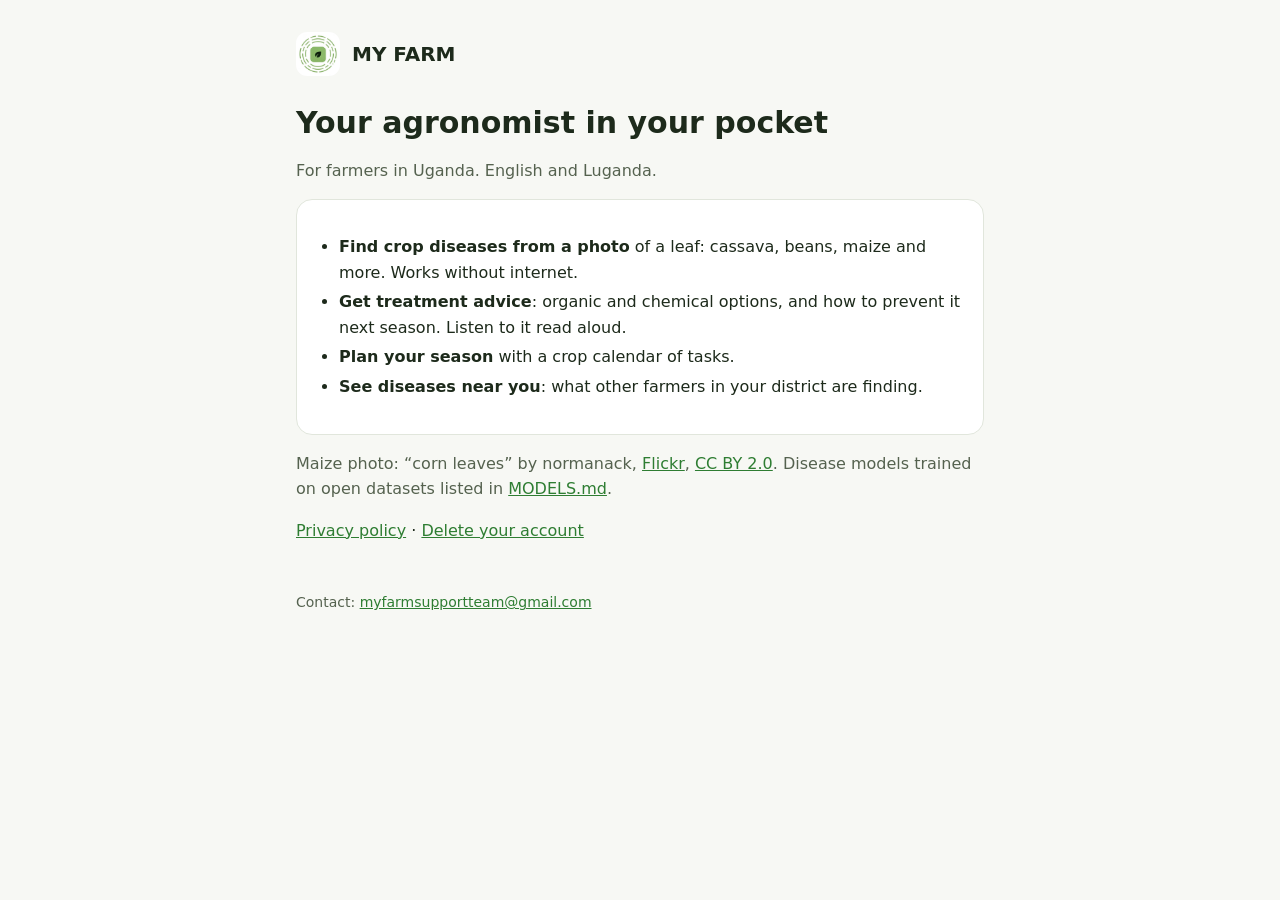
<file: docs/index.html>
<!doctype html>
<html lang="en">
<head>
<meta charset="utf-8">
<meta name="viewport" content="width=device-width, initial-scale=1">
<title>MY FARM</title>
<meta name="description" content="Find crop diseases from a photo, offline, and plan your season. For farmers in Uganda.">
<link rel="stylesheet" href="style.css">
</head>
<body>
<main>
<header><img src="icon.png" alt=""><a href="index.html">MY FARM</a></header>

<h1>Your agronomist in your pocket</h1>
<p class="dim">For farmers in Uganda. English and Luganda.</p>

<div class="card">
<ul>
  <li><strong>Find crop diseases from a photo</strong> of a leaf: cassava,
    beans, maize and more. Works without internet.</li>
  <li><strong>Get treatment advice</strong>: organic and chemical options, and
    how to prevent it next season. Listen to it read aloud.</li>
  <li><strong>Plan your season</strong> with a crop calendar of tasks.</li>
  <li><strong>See diseases near you</strong>: what other farmers in your
    district are finding.</li>
</ul>
</div>

<p class="dim">Maize photo: &ldquo;corn leaves&rdquo; by normanack,
<a href="https://www.flickr.com/photos/29278394@N00/2637276624">Flickr</a>,
<a href="https://creativecommons.org/licenses/by/2.0/">CC BY 2.0</a>.
Disease models trained on open datasets listed in
<a href="https://github.com/solexb166/myfarm/blob/main/ml/MODELS.md">MODELS.md</a>.</p>

<p><a href="privacy.html">Privacy policy</a> &middot;
<a href="delete-account.html">Delete your account</a></p>

<footer>Contact: <a href="mailto:myfarmsupportteam@gmail.com">myfarmsupportteam@gmail.com</a></footer>
</main>
</body>
</html>
</file>
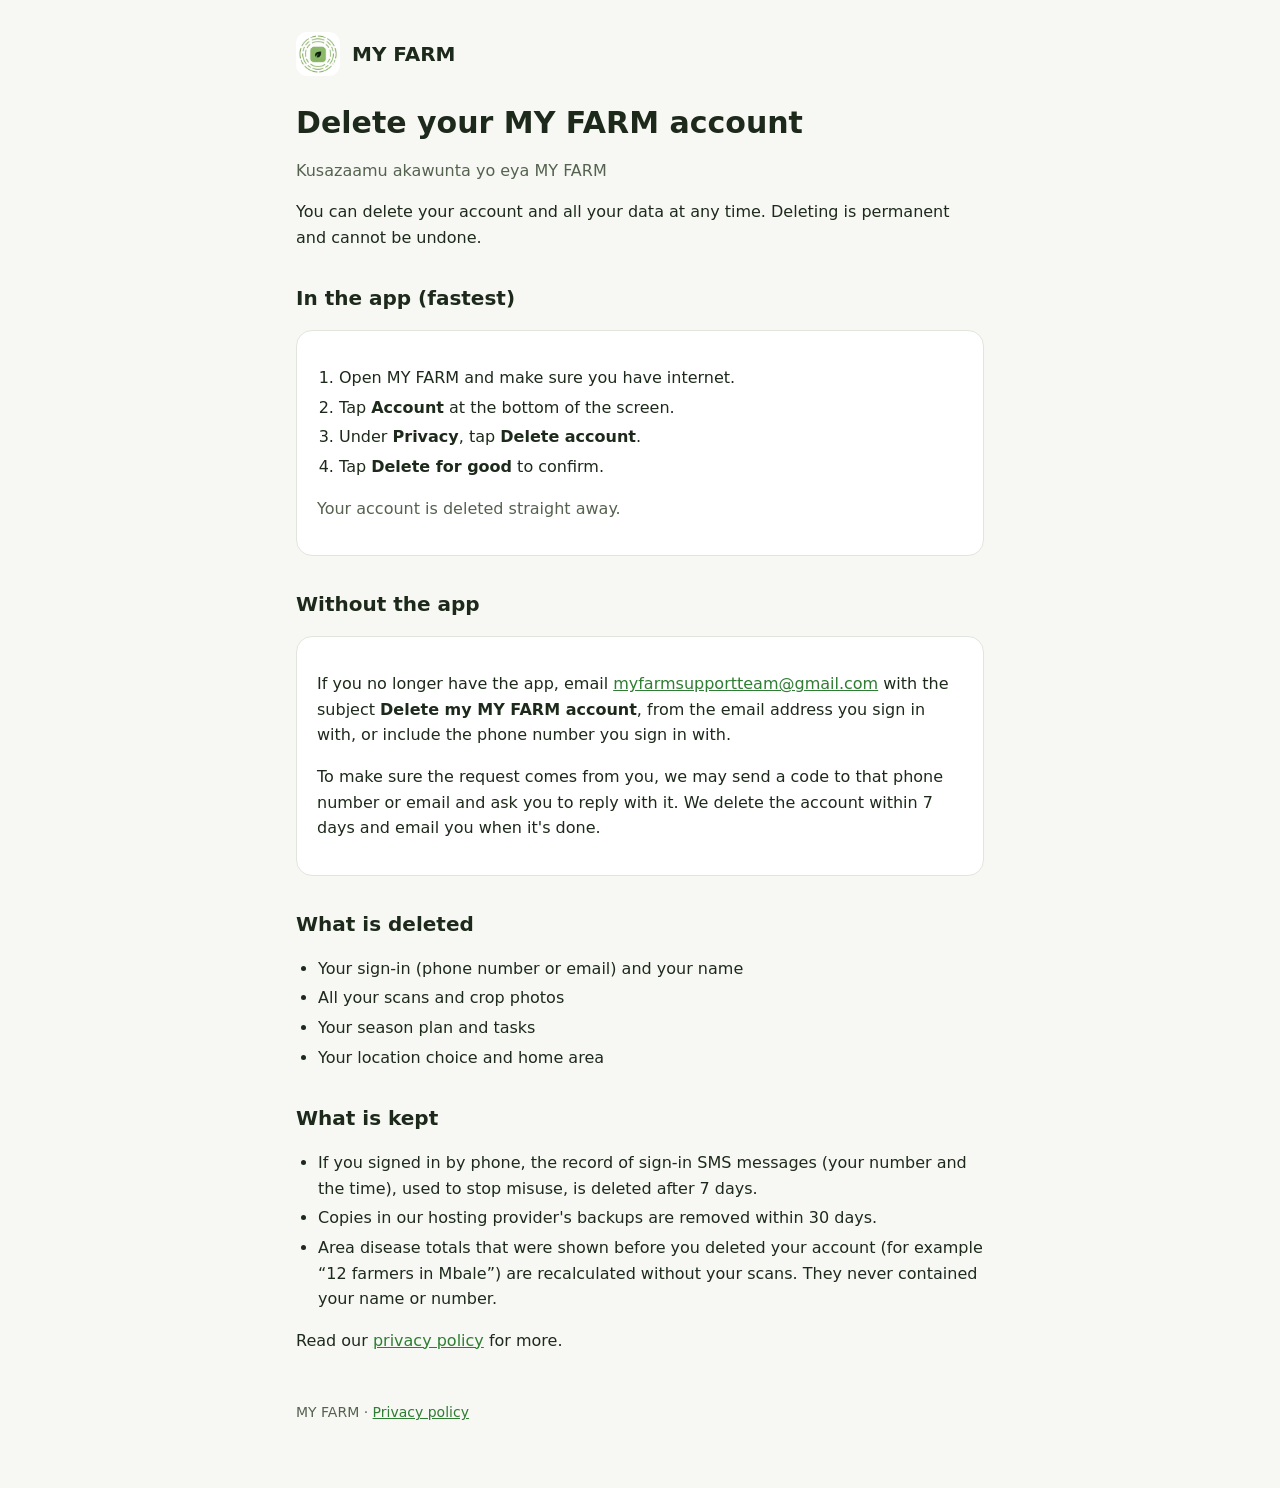
<file: docs/delete-account.html>
<!doctype html>
<html lang="en">
<head>
<meta charset="utf-8">
<meta name="viewport" content="width=device-width, initial-scale=1">
<title>Delete MY FARM Account</title>
<link rel="stylesheet" href="style.css">
</head>
<body>
<main>
<header><img src="icon.png" alt=""><a href="index.html">MY FARM</a></header>

<h1>Delete your MY FARM account</h1>
<p class="dim">Kusazaamu akawunta yo eya MY FARM</p>

<p>You can delete your account and all your data at any time. Deleting is
permanent and cannot be undone.</p>

<h2>In the app (fastest)</h2>
<div class="card">
<ol>
  <li>Open MY FARM and make sure you have internet.</li>
  <li>Tap <strong>Account</strong> at the bottom of the screen.</li>
  <li>Under <strong>Privacy</strong>, tap <strong>Delete account</strong>.</li>
  <li>Tap <strong>Delete for good</strong> to confirm.</li>
</ol>
<p class="dim">Your account is deleted straight away.</p>
</div>

<h2>Without the app</h2>
<div class="card">
<p>If you no longer have the app, email
<a href="mailto:myfarmsupportteam@gmail.com?subject=Delete%20my%20MY%20FARM%20account">myfarmsupportteam@gmail.com</a>
with the subject <strong>Delete my MY FARM account</strong>, from the email
address you sign in with, or include the phone number you sign in with.</p>
<p>To make sure the request comes from you, we may send a code to that phone
number or email and ask you to reply with it. We delete the account within
7 days and email you when it's done.</p>
</div>

<h2>What is deleted</h2>
<ul>
  <li>Your sign-in (phone number or email) and your name</li>
  <li>All your scans and crop photos</li>
  <li>Your season plan and tasks</li>
  <li>Your location choice and home area</li>
</ul>

<h2>What is kept</h2>
<ul>
  <li>If you signed in by phone, the record of sign-in SMS messages (your
    number and the time), used to stop misuse, is deleted after 7 days.</li>
  <li>Copies in our hosting provider's backups are removed within 30 days.</li>
  <li>Area disease totals that were shown before you deleted your account
    (for example &ldquo;12 farmers in Mbale&rdquo;) are recalculated without your
    scans. They never contained your name or number.</li>
</ul>

<p>Read our <a href="privacy.html">privacy policy</a> for more.</p>

<footer>MY FARM &middot; <a href="privacy.html">Privacy policy</a></footer>
</main>
</body>
</html>
</file>
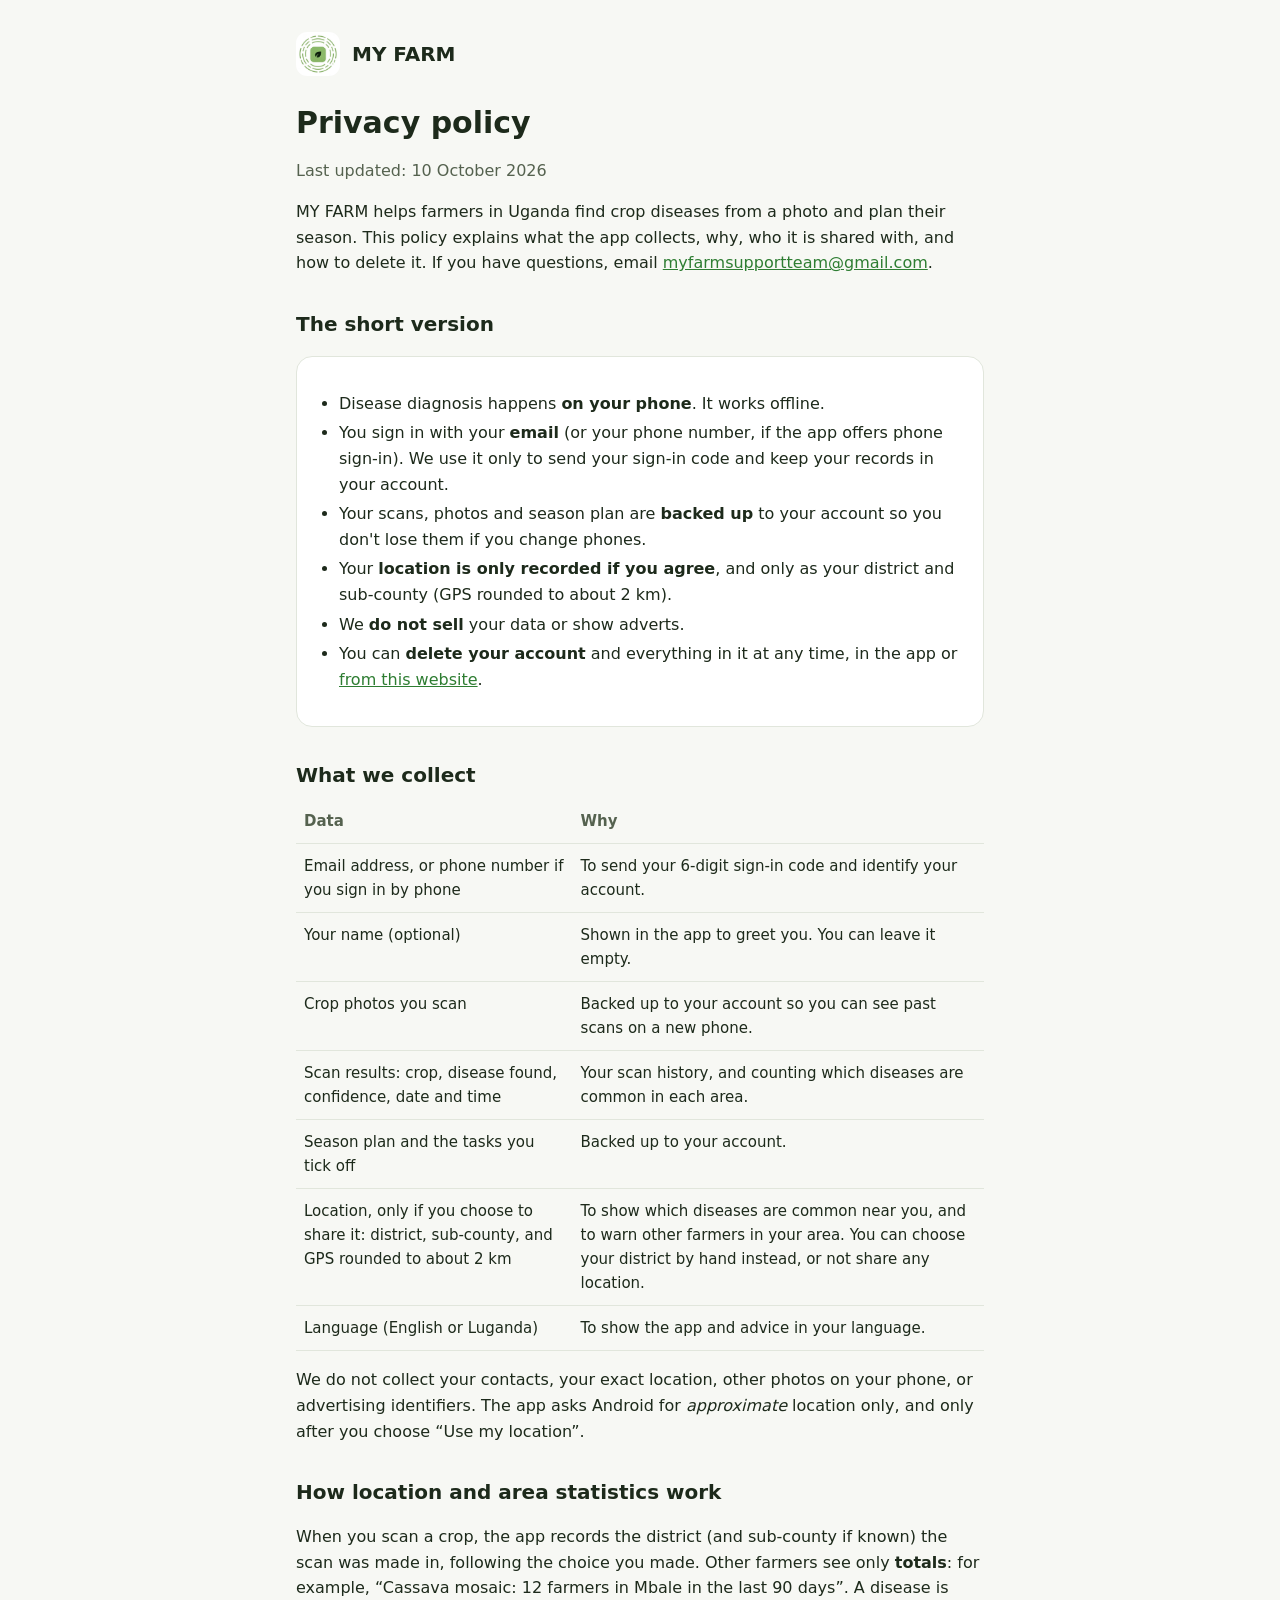
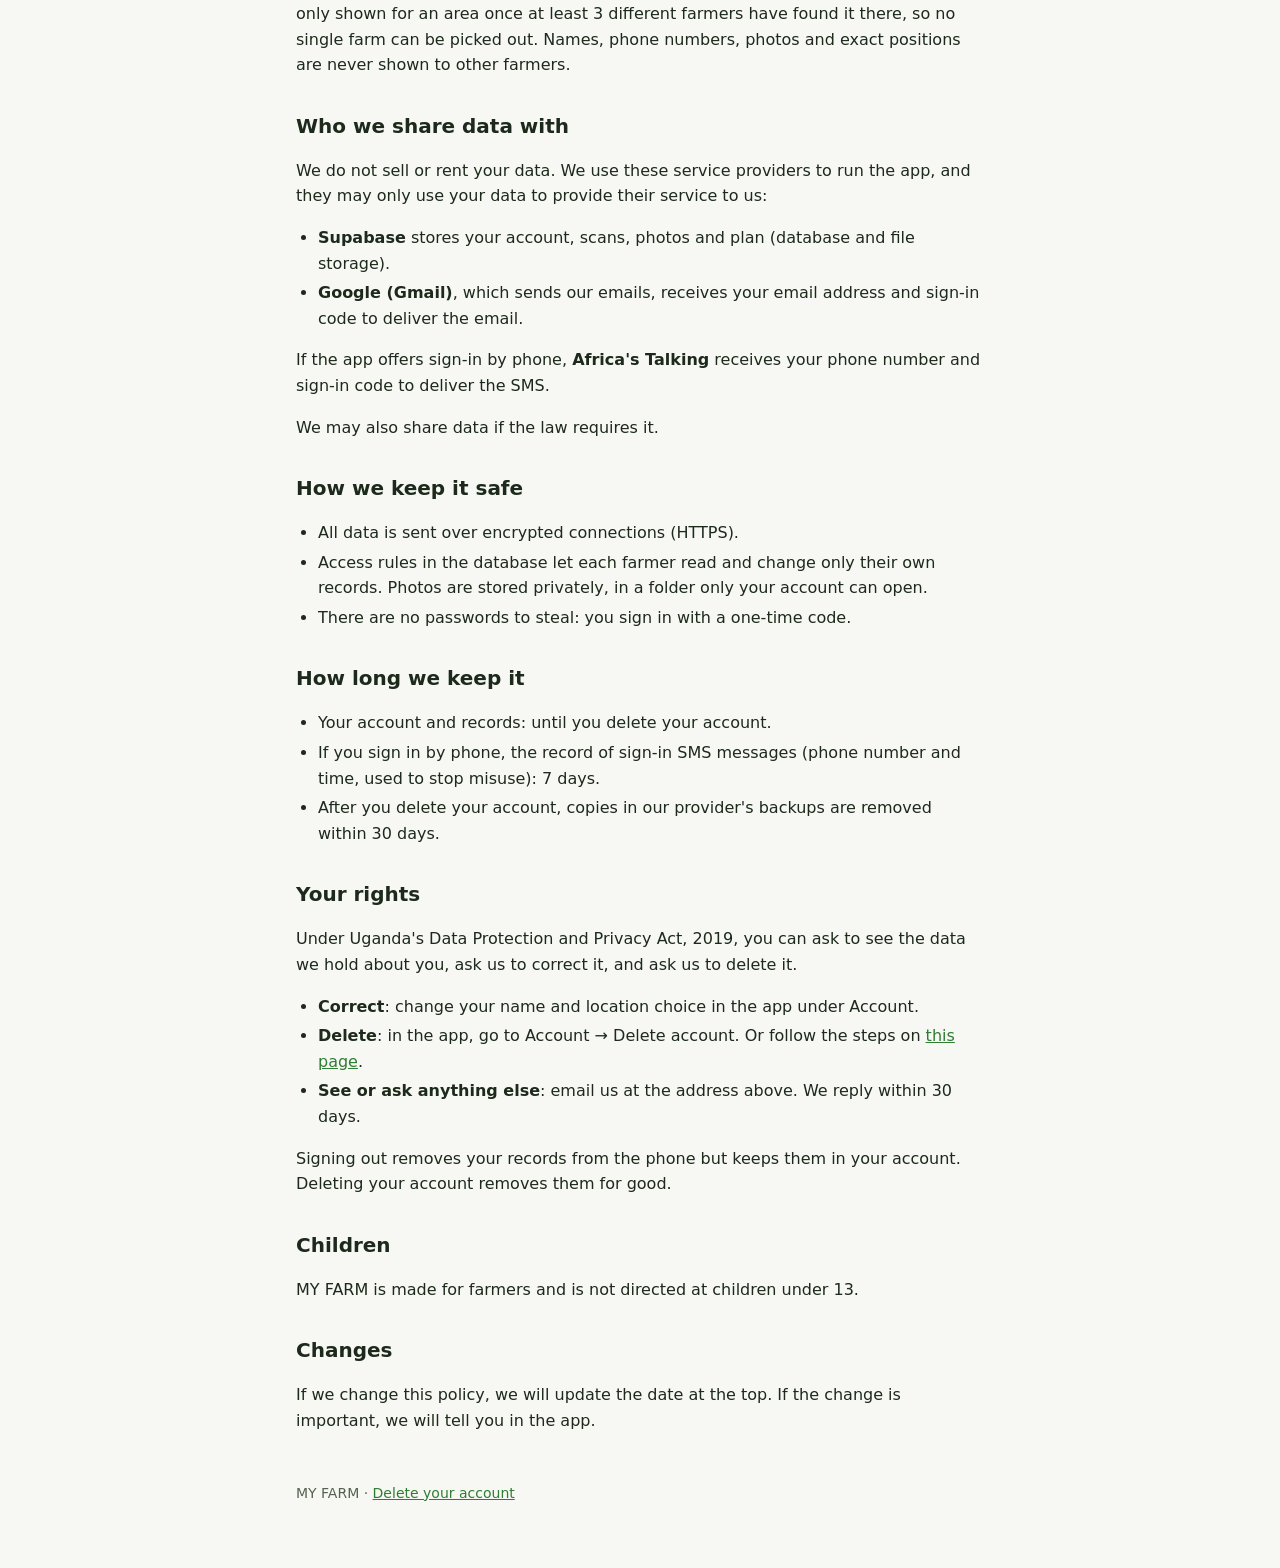
<file: docs/privacy.html>
<!doctype html>
<html lang="en">
<head>
<meta charset="utf-8">
<meta name="viewport" content="width=device-width, initial-scale=1">
<title>MY FARM Privacy Policy</title>
<link rel="stylesheet" href="style.css">
</head>
<body>
<main>
<header><img src="icon.png" alt=""><a href="index.html">MY FARM</a></header>

<h1>Privacy policy</h1>
<p class="dim">Last updated: 10 October 2026</p>

<p>MY FARM helps farmers in Uganda find crop diseases from a photo and plan
their season. This policy explains what the app collects, why, who it is
shared with, and how to delete it. If you have questions, email
<a href="mailto:myfarmsupportteam@gmail.com">myfarmsupportteam@gmail.com</a>.</p>

<h2>The short version</h2>
<div class="card">
<ul>
  <li>Disease diagnosis happens <strong>on your phone</strong>. It works offline.</li>
  <li>You sign in with your <strong>email</strong> (or your phone number, if
    the app offers phone sign-in). We use it only to send your sign-in code
    and keep your records in your account.</li>
  <li>Your scans, photos and season plan are <strong>backed up</strong> to your
    account so you don't lose them if you change phones.</li>
  <li>Your <strong>location is only recorded if you agree</strong>, and only as
    your district and sub-county (GPS rounded to about 2 km).</li>
  <li>We <strong>do not sell</strong> your data or show adverts.</li>
  <li>You can <strong>delete your account</strong> and everything in it at any
    time, in the app or <a href="delete-account.html">from this website</a>.</li>
</ul>
</div>

<h2>What we collect</h2>
<table>
  <tr><th>Data</th><th>Why</th></tr>
  <tr><td>Email address, or phone number if you sign in by phone</td>
      <td>To send your 6-digit sign-in code and identify your account.</td></tr>
  <tr><td>Your name (optional)</td>
      <td>Shown in the app to greet you. You can leave it empty.</td></tr>
  <tr><td>Crop photos you scan</td>
      <td>Backed up to your account so you can see past scans on a new phone.</td></tr>
  <tr><td>Scan results: crop, disease found, confidence, date and time</td>
      <td>Your scan history, and counting which diseases are common in each area.</td></tr>
  <tr><td>Season plan and the tasks you tick off</td>
      <td>Backed up to your account.</td></tr>
  <tr><td>Location, only if you choose to share it: district, sub-county, and
      GPS rounded to about 2 km</td>
      <td>To show which diseases are common near you, and to warn other farmers
      in your area. You can choose your district by hand instead, or not share
      any location.</td></tr>
  <tr><td>Language (English or Luganda)</td>
      <td>To show the app and advice in your language.</td></tr>
</table>
<p>We do not collect your contacts, your exact location, other photos on your
phone, or advertising identifiers. The app asks Android for
<em>approximate</em> location only, and only after you choose
&ldquo;Use my location&rdquo;.</p>

<h2>How location and area statistics work</h2>
<p>When you scan a crop, the app records the district (and sub-county if
known) the scan was made in, following the choice you made. Other farmers
see only <strong>totals</strong>: for example, &ldquo;Cassava mosaic: 12 farmers
in Mbale in the last 90 days&rdquo;. A disease is only shown for an area once
at least 3 different farmers have found it there, so no single farm can be
picked out. Names, phone numbers, photos and exact positions are never shown
to other farmers.</p>

<h2>Who we share data with</h2>
<p>We do not sell or rent your data. We use these service providers to run
the app, and they may only use your data to provide their service to us:</p>
<ul>
  <li><strong>Supabase</strong> stores your account, scans, photos and plan
    (database and file storage).</li>
  <li><strong>Google (Gmail)</strong>, which sends our emails, receives your
    email address and
    sign-in code to deliver the email.</li>
</ul>
<p>If the app offers sign-in by phone, <strong>Africa's Talking</strong>
receives your phone number and sign-in code to deliver the SMS.</p>
<p>We may also share data if the law requires it.</p>

<h2>How we keep it safe</h2>
<ul>
  <li>All data is sent over encrypted connections (HTTPS).</li>
  <li>Access rules in the database let each farmer read and change only their
    own records. Photos are stored privately, in a folder only your account can
    open.</li>
  <li>There are no passwords to steal: you sign in with a one-time code.</li>
</ul>

<h2>How long we keep it</h2>
<ul>
  <li>Your account and records: until you delete your account.</li>
  <li>If you sign in by phone, the record of sign-in SMS messages (phone
    number and time, used to stop misuse): 7 days.</li>
  <li>After you delete your account, copies in our provider's backups are
    removed within 30 days.</li>
</ul>

<h2>Your rights</h2>
<p>Under Uganda's Data Protection and Privacy Act, 2019, you can ask to see
the data we hold about you, ask us to correct it, and ask us to delete it.</p>
<ul>
  <li><strong>Correct</strong>: change your name and location choice in the
    app under Account.</li>
  <li><strong>Delete</strong>: in the app, go to Account &rarr; Delete account.
    Or follow the steps on <a href="delete-account.html">this page</a>.</li>
  <li><strong>See or ask anything else</strong>: email us at the address
    above. We reply within 30 days.</li>
</ul>
<p>Signing out removes your records from the phone but keeps them in your
account. Deleting your account removes them for good.</p>

<h2>Children</h2>
<p>MY FARM is made for farmers and is not directed at children under 13.</p>

<h2>Changes</h2>
<p>If we change this policy, we will update the date at the top. If the
change is important, we will tell you in the app.</p>

<footer>MY FARM &middot; <a href="delete-account.html">Delete your account</a></footer>
</main>
</body>
</html>
</file>
<file: docs/style.css>
:root {
  --bg: #f7f8f4; --surface: #ffffff; --text: #1d2a1b; --dim: #55624f;
  --primary: #2e7d32; --border: #e1e6dc;
}
@media (prefers-color-scheme: dark) {
  :root { --bg: #121611; --surface: #1b2119; --text: #e8eee4; --dim: #a7b3a1;
          --primary: #81c784; --border: #2c3529; }
}
* { box-sizing: border-box; }
body { margin: 0; background: var(--bg); color: var(--text);
  font: 16px/1.6 system-ui, -apple-system, "Segoe UI", Roboto, sans-serif; }
main { max-width: 720px; margin: 0 auto; padding: 32px 16px 64px; }
header { display: flex; align-items: center; gap: 12px; margin-bottom: 28px; }
header img { width: 44px; height: 44px; border-radius: 11px; }
header a { color: var(--text); text-decoration: none; font-weight: 800; font-size: 20px; }
h1 { font-size: 30px; line-height: 1.25; margin: 0 0 6px; }
h2 { font-size: 20px; margin: 32px 0 8px; }
p, li { color: var(--text); }
.dim { color: var(--dim); }
a { color: var(--primary); }
.card { background: var(--surface); border: 1px solid var(--border);
  border-radius: 16px; padding: 18px 20px; margin: 16px 0; }
ol, ul { padding-left: 22px; }
li { margin: 4px 0; }
table { width: 100%; border-collapse: collapse; font-size: 15px; }
th, td { text-align: left; vertical-align: top; padding: 10px 8px;
  border-bottom: 1px solid var(--border); }
th { color: var(--dim); font-weight: 600; }
footer { margin-top: 48px; font-size: 14px; color: var(--dim); }
</file>
